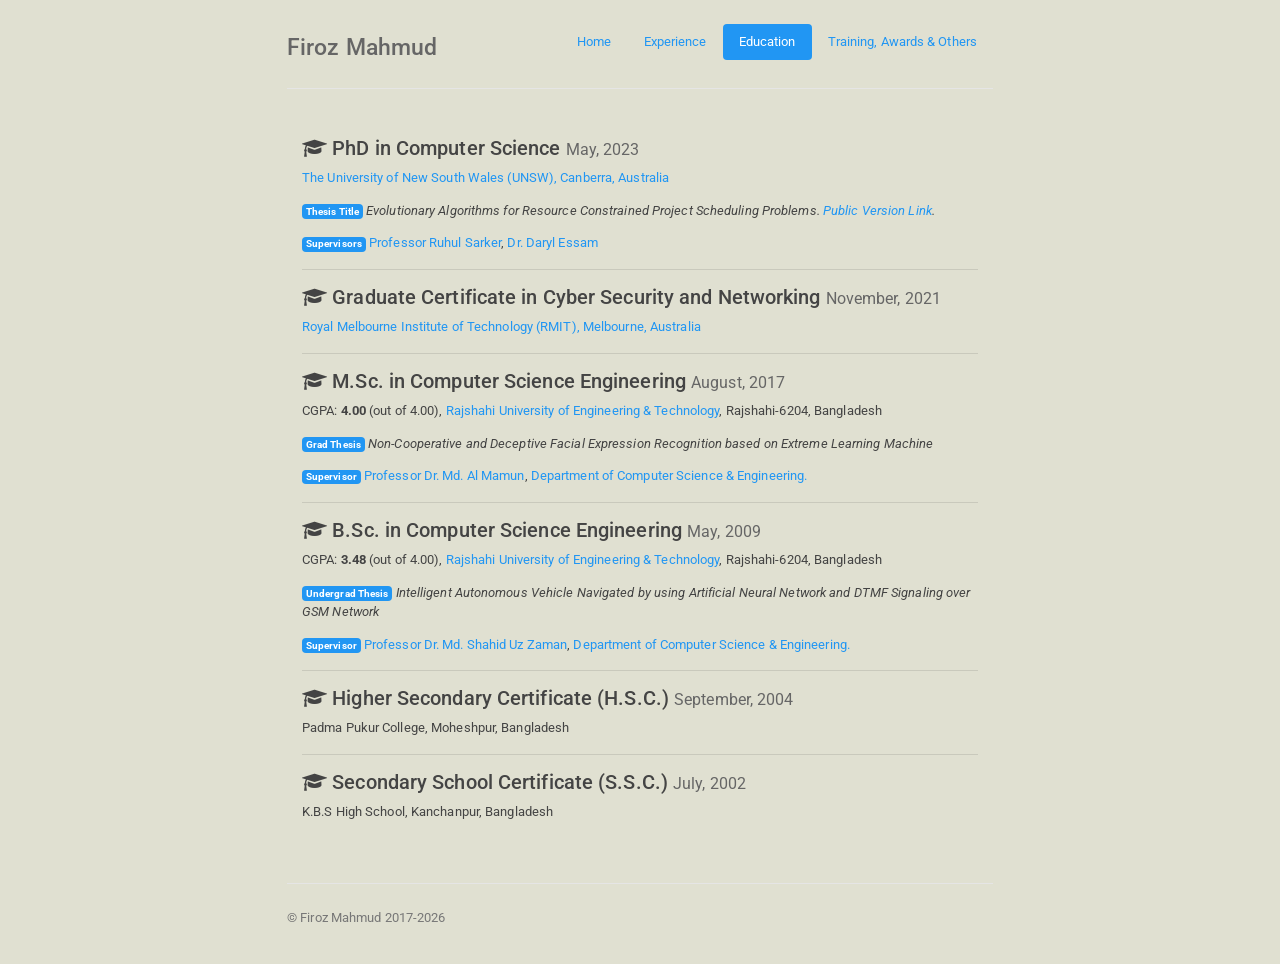
<file: education.html>
<!DOCTYPE html>
<html lang="en"><head><meta http-equiv="Content-Type" content="text/html; charset=UTF-8">
    <meta name="viewport" content="width=device-width, initial-scale=1, shrink-to-fit=no">
    <meta name="description" content="Firoz Mahmud, Assistant Professor, Dept. of Computer Science and Engineering, Rajshahi University of Engineering &amp; Technology">
    <meta name="author" content="Firoz Mahmud">
    <link rel="icon" href="favicon.ico?v=001">
    <title>Firoz Mahmud | Assistant Professor | Dept. of Computer Science and Engineering | Rajshahi University of Engineering &amp; Technology</title>
    <link href="css/bootstrap.min.css" rel="stylesheet">
    <link href="css/font-awesome.min.css" rel="stylesheet">
    <link href="css/narrow-jumbotron.css" rel="stylesheet">
  </head>
  <body>
    <div class="container">
      <header class="header clearfix">
        <nav>
          <ul class="nav nav-pills float-right">
            <li class="nav-item">
              <a class="nav-link" href="index.html">Home </a>
            </li>
              <li class="nav-item">
              <a class="nav-link" href="experience.html">Experience</a>
            </li>
              <a class="nav-link active" href="education.html">Education <span class="sr-only">(current)</span> </a>
            </li>        
            <li class="nav-item">
              <a class="nav-link" href="others.html">Training, Awards & Others</a>
            </li>
            <!-- <li class="nav-item">
              <a class="nav-link" href="publications.html">Publications</a>
            </li> -->   
          </ul>
        </nav>
        <h3 class="text-muted">Firoz Mahmud</h3>
      </header>

      <main role="main">
        <div class="row marketing">
          <div class="col-lg-12">
            <h4><i class="fa fa-graduation-cap"></i> PhD in Computer Science <span class="small text-muted"> May, 2023</span></h4>
            <p> <a href="https://www.unsw.adfa.edu.au">The University of New South Wales (UNSW), Canberra, Australia</a></p>
            <p><span class="badge badge-primary">Thesis Title</span> <i>Evolutionary Algorithms for Resource Constrained Project Scheduling Problems. <a href="https://unsworks.unsw.edu.au/server/api/core/bitstreams/eed86a1b-0492-43ea-8f40-7862d58269a1/content">Public Version Link</a>.</i></p>
            <p><span class="badge badge-primary">Supervisors</span> <a href="https://research.unsw.edu.au/people/professor-ruhul-sarker">Professor Ruhul Sarker</a>, <a href="https://research.unsw.edu.au/people/dr-daryl-essam">Dr. Daryl Essam </a></p>
            
            <hr>
             
            <h4><i class="fa fa-graduation-cap"></i> Graduate Certificate in Cyber Security and Networking <span class="small text-muted"> November, 2021</span></h4>
            <p> <a href="https://www.rmit.edu.au/">Royal Melbourne Institute of Technology (RMIT), Melbourne, Australia</a></p>
                      
            <hr> 
              
            <h4><i class="fa fa-graduation-cap"></i> M.Sc. in Computer Science Engineering <span class="small text-muted">August, 2017</span></h4>
            <p>CGPA: <b>4.00</b> (out of 4.00), <a href="http://www.ruet.ac.bd">Rajshahi University of Engineering &amp; Technology</a>, Rajshahi-6204, Bangladesh</p>
            <p><span class="badge badge-primary">Grad Thesis</span> <i> Non-Cooperative and Deceptive Facial Expression Recognition based on Extreme Learning Machine</i></p>
            <p><span class="badge badge-primary">Supervisor</span> <a href="https://www.cse.ruet.ac.bd/dr.almamun">Professor Dr. Md. Al Mamun</a>, <a href="https://www.cse.ruet.ac.bd/">Department of Computer Science &amp; Engineering.</a></p>
            
            <hr>
            
            <h4><i class="fa fa-graduation-cap"></i> B.Sc. in Computer Science Engineering <span class="small text-muted">May, 2009</span></h4>
            <p>CGPA: <b>3.48</b> (out of 4.00), <a href="http://www.ruet.ac.bd">Rajshahi University of Engineering &amp; Technology</a>, Rajshahi-6204, Bangladesh</p>
            <p><span class="badge badge-primary">Undergrad Thesis</span> <i>Intelligent Autonomous Vehicle Navigated by using Artificial Neural Network and DTMF Signaling over GSM Network</i></p>
            <p><span class="badge badge-primary">Supervisor</span> <a href="https://www.cse.ruet.ac.bd/szaman22ruet">Professor Dr. Md. Shahid Uz Zaman</a>, <a href="https://www.cse.ruet.ac.bd/">Department of Computer Science &amp; Engineering.</a></p>
            
            <hr>

            <h4><i class="fa fa-graduation-cap"></i> Higher Secondary Certificate (H.S.C.) <span class="small text-muted">September, 2004</span></h4>
            <p>Padma Pukur College, Moheshpur, Bangladesh</p>
            
            <hr>
            
            <h4><i class="fa fa-graduation-cap"></i> Secondary School Certificate (S.S.C.) <span class="small text-muted">July, 2002</span></h4>
            <p>K.B.S High School, Kanchanpur, Bangladesh</p>
            
            
          </div>
      </main>

      <footer class="footer">
        <p>© Firoz Mahmud 2017-2026</p>
      </footer>

    </div> <!-- /container -->
  

</body></html>
</file>
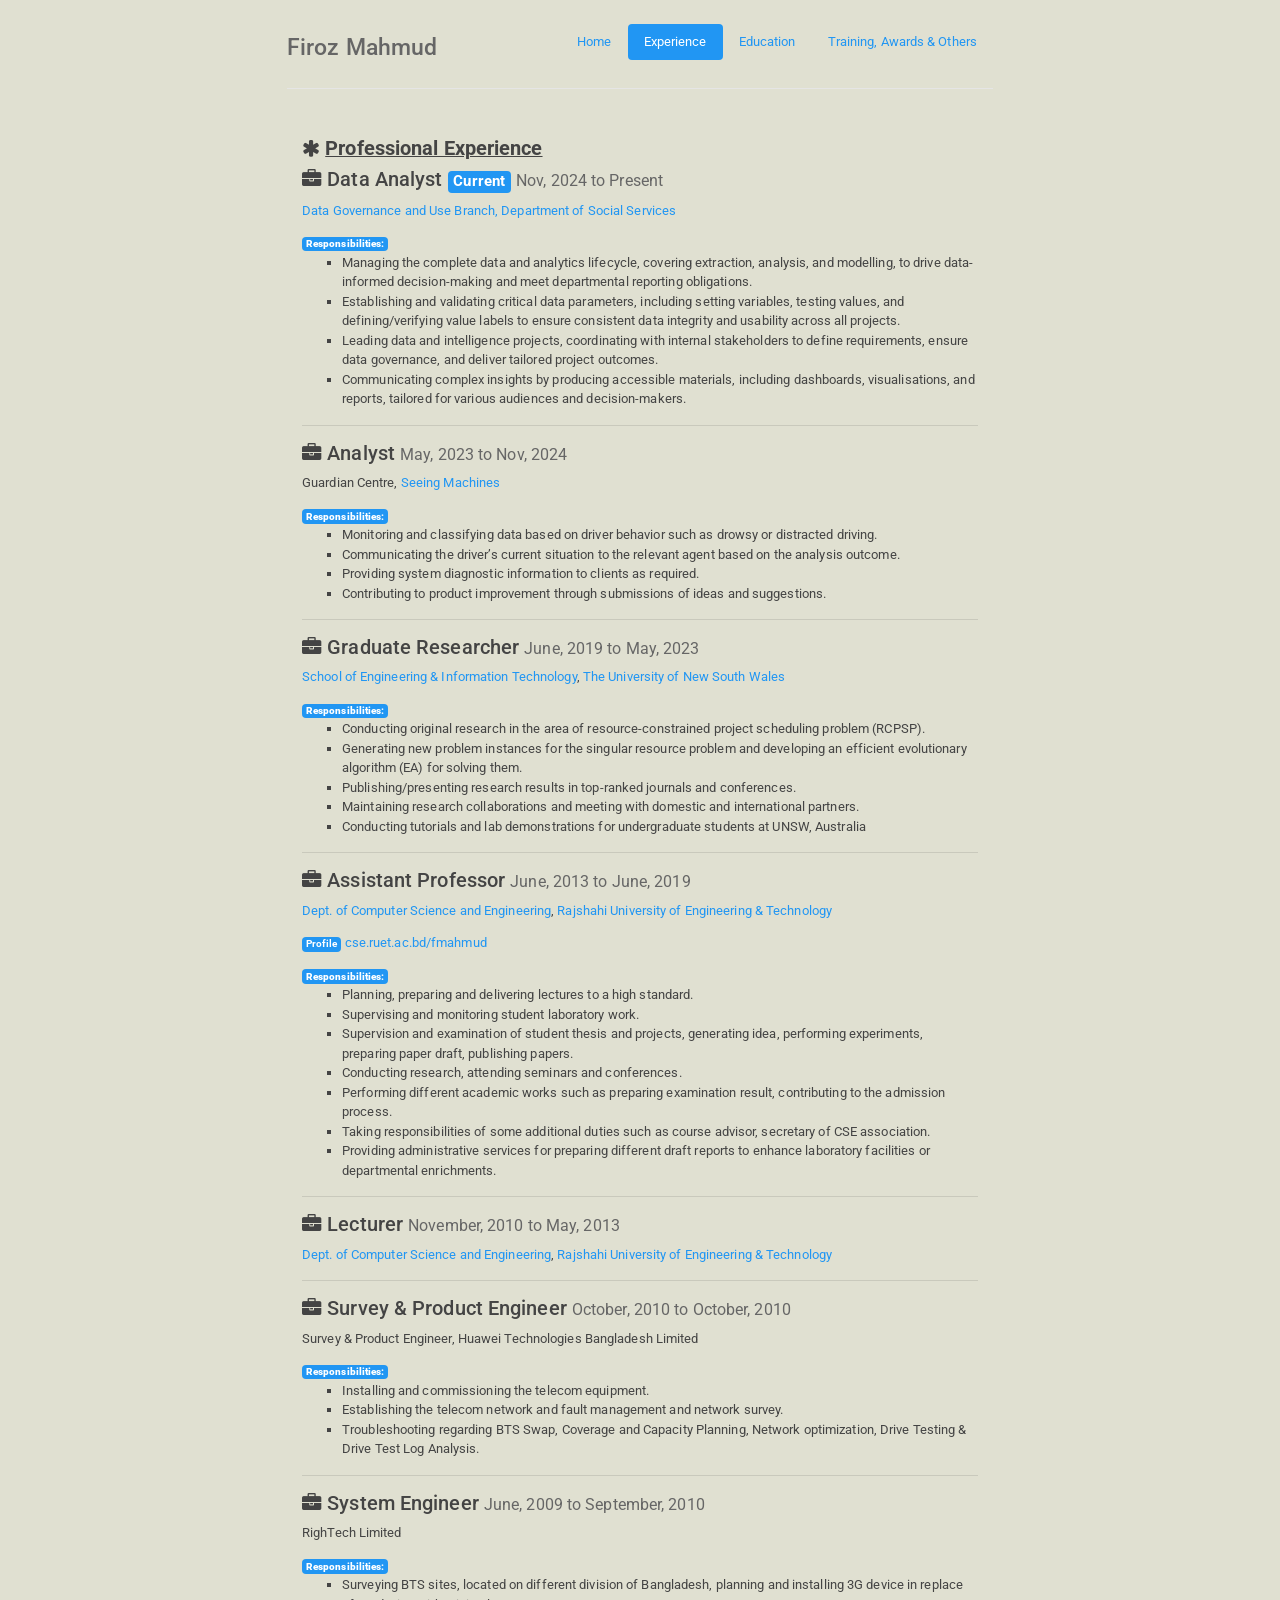
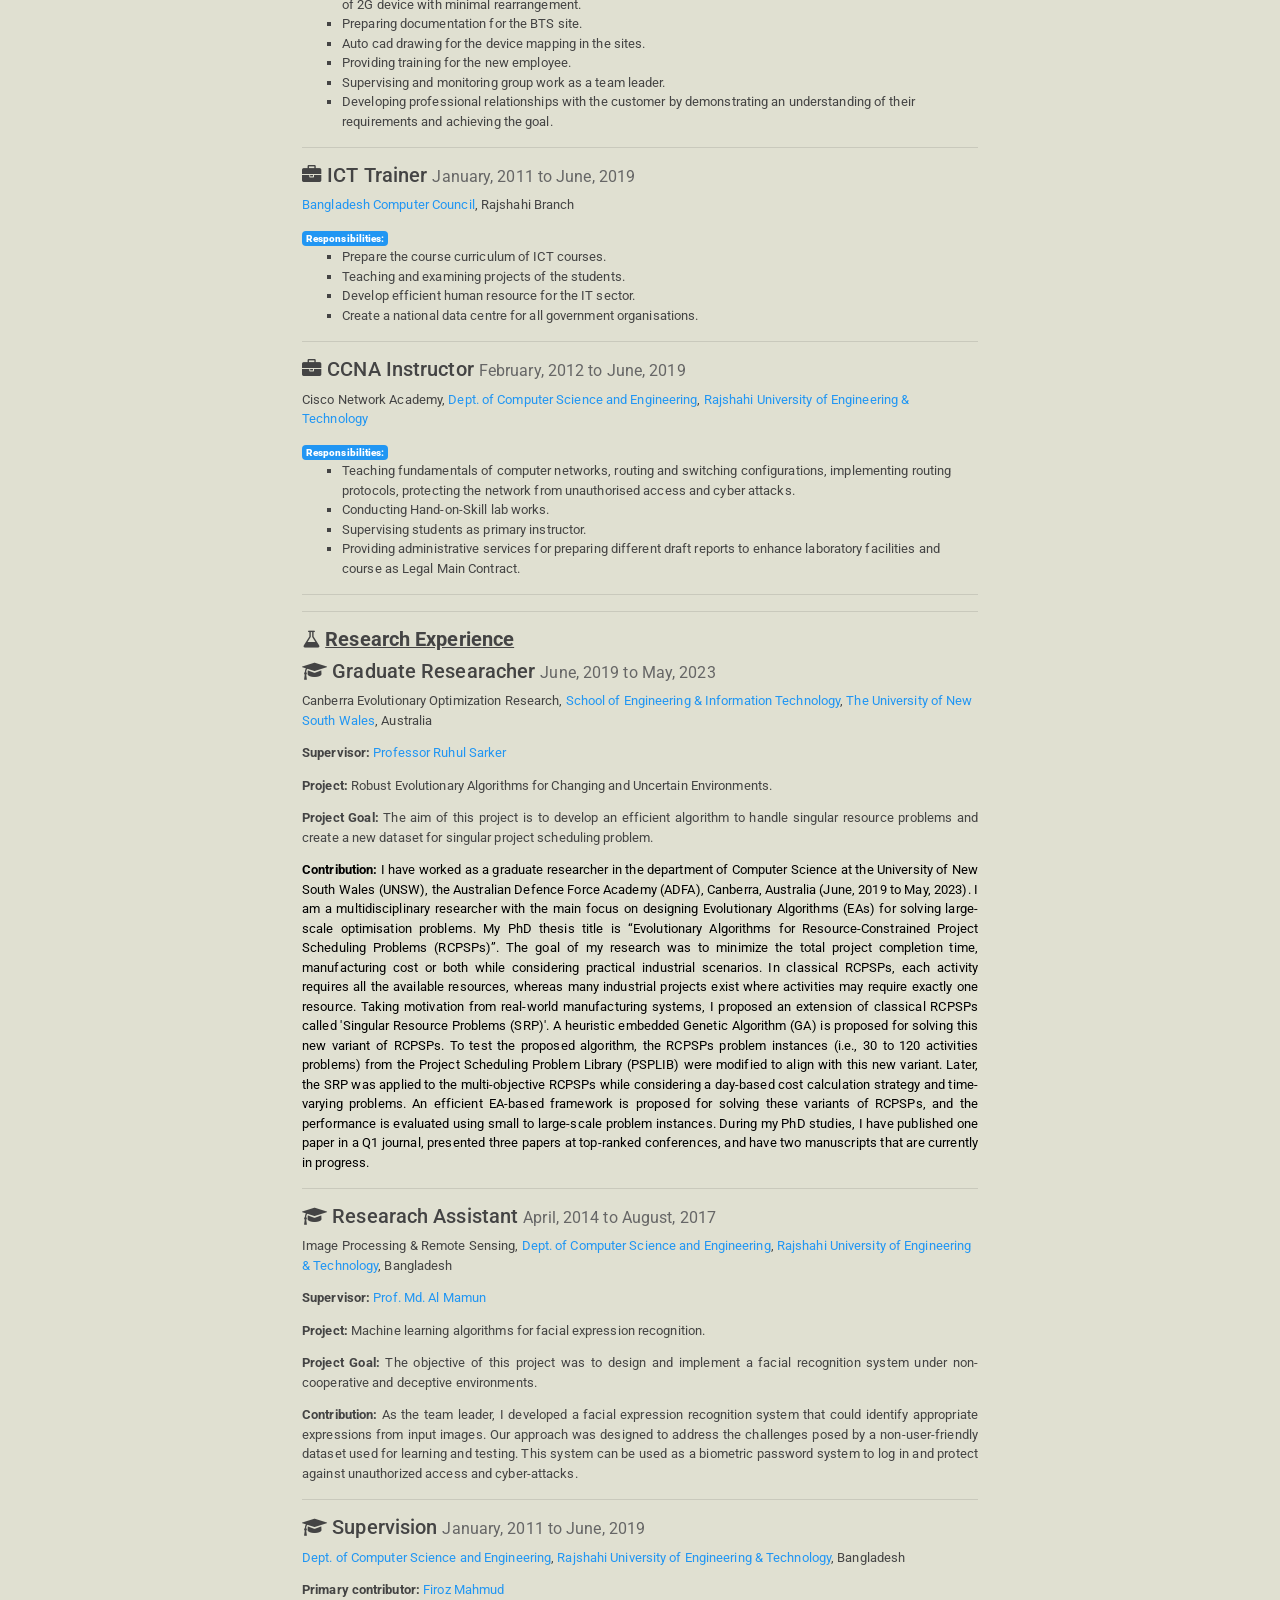
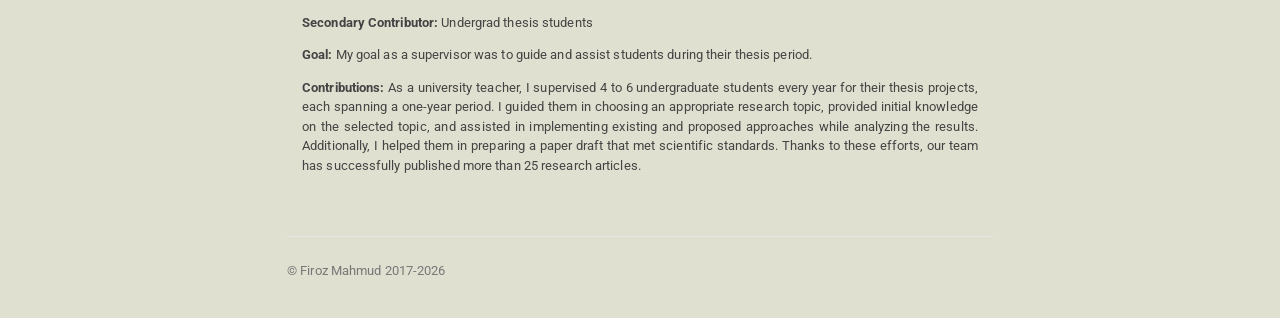
<file: experience.html>
<!DOCTYPE html>
<html lang="en"><head><meta http-equiv="Content-Type" content="text/html; charset=UTF-8">
    <meta name="viewport" content="width=device-width, initial-scale=1, shrink-to-fit=no">
    <meta name="description" content="Firoz Mahmud, Assistant Professor, Dept. of Computer Science and Engineering, Rajshahi University of Engineering &amp; Technology">
    <meta name="author" content="Firoz Mahmud">
    <link rel="icon" href="favicon.ico?v=001">
    <title>Firoz Mahmud | Assistant Professor | Dept. of Computer Science and Engineering | Rajshahi University of Engineering &amp; Technology</title>
    <link href="css/bootstrap.min.css" rel="stylesheet">
    <link href="css/font-awesome.min.css" rel="stylesheet">
    <link href="css/narrow-jumbotron.css" rel="stylesheet">
  </head>
  <body>
    <div class="container">
      <header class="header clearfix">
        <nav>
          <ul class="nav nav-pills float-right">
            <li class="nav-item">
              <a class="nav-link" href="index.html">Home </a>
            </li>
              <li class="nav-item">
              <a class="nav-link active" href="experience.html">Experience <span class="sr-only">(current)</span></a>
            </li>
              <a class="nav-link" href="education.html">Education</a>
            </li>        
            <li class="nav-item">
              <a class="nav-link" href="others.html">Training, Awards & Others</a>
            </li>
            <!-- <li class="nav-item">
              <a class="nav-link" href="publications.html">Publications</a>
            </li> -->   
          </ul>
        </nav>
        <h3 class="text-muted">Firoz Mahmud</h3>
      </header>

      <main role="main">
      
        <div class="row marketing">
          <div class="col-lg-12">
            <h4><i class="fa fa-asterisk"></i> <b><u>Professional Experience</u></b></h4>
            <h4><i class="fa fa-briefcase"></i> Data Analyst <span class="badge badge-primary">Current</span> <span class="small text-muted">Nov, 2024 to Present</span></h4>
            <p><a href="https://www.dss.gov.au/long-term-research"> Data Governance and Use Branch, <a href="https://www.dss.gov.au/">Department of Social Services</a></p>
            <span class="badge badge-primary"><b>Responsibilities:</b></span> 
              <ul style="list-style-type:square;">
                <li>Managing the complete data and analytics lifecycle, covering extraction, analysis, and modelling, to drive data-informed decision-making and meet departmental reporting obligations.</li>
                <li>Establishing and validating critical data parameters, including setting variables, testing values, and defining/verifying value labels to ensure consistent data integrity and usability across all projects.</li>
                <li>Leading data and intelligence projects, coordinating with internal stakeholders to define requirements, ensure data governance, and deliver tailored project outcomes.</li>
                <li>Communicating complex insights by producing accessible materials, including dashboards, visualisations, and reports, tailored for various audiences and decision-makers.</li>
              </ul>
              
            <hr>

            <h4><i class="fa fa-briefcase"></i> Analyst <span class="small text-muted">May, 2023 to Nov, 2024</span></h4>
            <p>Guardian Centre, <a href="https://seeingmachines.com/">Seeing Machines</a></p>
            <span class="badge badge-primary"><b>Responsibilities:</b></span> 
              <ul style="list-style-type:square;">
                <li>Monitoring and classifying data based on driver behavior such as drowsy or distracted driving.</li>
                <li>Communicating the driver’s current situation to the relevant agent based on the analysis outcome.</li>
                <li>Providing system diagnostic information to clients as required.</li>
                <li>Contributing to product improvement through submissions of ideas and suggestions.</li>
              </ul>
              
            <hr>
              
             <h4><i class="fa fa-briefcase"></i> Graduate Researcher <span class="small text-muted">June, 2019 to May, 2023</span></h4>
            <p><a href="https://www.unsw.adfa.edu.au/seit">School of Engineering &amp; Information Technology</a>, <a href="https://www.unsw.adfa.edu.au/">The University of New South Wales</a></p>
            <span class="badge badge-primary"><b>Responsibilities:</b></span> 
              <ul style="list-style-type:square;">
                <li>Conducting original research in the area of resource-constrained project scheduling problem (RCPSP).</li>
                <li>Generating new problem instances for the singular resource problem and developing an efficient evolutionary algorithm (EA) for solving them. </li>
                <li>Publishing/presenting research results in top-ranked journals and conferences.</li>
                <li>Maintaining research collaborations and meeting with domestic and international partners.</li>
                <li>Conducting tutorials and lab demonstrations for undergraduate students at UNSW, Australia</li>
              </ul>
              
            <hr>
            
            <h4><i class="fa fa-briefcase"></i> Assistant Professor <span class="small text-muted">June, 2013 to June, 2019</span></h4>
            <p><a href="https://www.cse.ruet.ac.bd/">Dept. of Computer Science and Engineering</a>, <a href="https://ruet.ac.bd/">Rajshahi University of Engineering &amp; Technology</a></p>
            <p><span class="badge badge-primary">Profile</span> <a href="https://www.cse.ruet.ac.bd/fmahmud">cse.ruet.ac.bd/fmahmud</a></p>
            <span class="badge badge-primary"><b>Responsibilities:</b></span> 
              <ul style="list-style-type:square;">
                <li>Planning, preparing and delivering lectures to a high standard.</li>
                <li>Supervising and monitoring student laboratory work.</li>
                <li>Supervision and examination of student thesis and projects, generating idea, performing experiments, preparing paper draft, publishing papers.</li>
                <li>Conducting research, attending seminars and conferences.</li>
                <li>Performing different academic works such as preparing examination result, contributing to the admission process.</li>
                <li>Taking responsibilities of some additional duties such as course advisor, secretary of CSE association.</li>
                <li>Providing administrative services for preparing different draft reports to enhance laboratory facilities or departmental enrichments.</li>
              </ul>
              
            <hr>
              
            <h4><i class="fa fa-briefcase"></i> Lecturer <span class="small text-muted">November, 2010 to May, 2013</span></h4>
            <p><a href="https://www.cse.ruet.ac.bd/">Dept. of Computer Science and Engineering</a>, <a href="https://ruet.ac.bd/">Rajshahi University of Engineering &amp; Technology</a></p>
              
            <hr>
              
            <h4><i class="fa fa-briefcase"></i> Survey &amp; Product Engineer <span class="small text-muted">October, 2010 to October, 2010</span></h4>
            <p>Survey &amp; Product Engineer, Huawei Technologies Bangladesh Limited</p>
             <span class="badge badge-primary"><b>Responsibilities:</b></span> 
              <ul style="list-style-type:square;">
                <li>Installing and commissioning the telecom equipment.</li> 
                <li>Establishing the telecom network and fault management and network survey.</li>
                <li>Troubleshooting regarding BTS Swap, Coverage and Capacity Planning, Network optimization, Drive Testing & Drive Test Log Analysis.</li>  
              </ul>
              
            <hr>
          
            <h4><i class="fa fa-briefcase"></i> System Engineer <span class="small text-muted">June, 2009 to September, 2010</span></h4>
            <p>RighTech Limited</p>
               <span class="badge badge-primary"><b>Responsibilities:</b></span> 
              <ul style="list-style-type:square;">
                <li>Surveying BTS sites, located on different division of Bangladesh, planning and installing 3G device in replace of 2G device with minimal rearrangement.</li> 
                <li>Preparing documentation for the BTS site.</li> 
                <li>Auto cad drawing for the device mapping in the sites.</li> 
                <li>Providing training for the new employee.</li>
                <li>Supervising and monitoring group work as a team leader.</li>
                <li>Developing professional relationships with the customer by demonstrating an understanding of their requirements and achieving the goal.</li>
              </ul>
                
            <hr>
              
            <h4><i class="fa fa-briefcase"></i> ICT Trainer <span class="small text-muted">January, 2011 to June, 2019</span></h4>
            <p><a href="http://bcc.rajshahi.gov.bd/">Bangladesh Computer Council</a>, Rajshahi Branch</p>
             <span class="badge badge-primary"><b>Responsibilities:</b></span> 
              <ul style="list-style-type:square;">
                <li>Prepare the course curriculum of ICT courses.</li> 
                <li>Teaching and examining projects of the students.</li>
                <li>Develop efficient human resource for the IT sector.</li>
                <li>Create a national data centre for all government organisations.</li>
              </ul>
              
                
            <hr>
              
            <h4><i class="fa fa-briefcase"></i> CCNA Instructor <span class="small text-muted">February, 2012 to June, 2019</span></h4>
            <p>Cisco Network Academy, <a href="https://www.cse.ruet.ac.bd/">Dept. of Computer Science and Engineering</a>, <a href="https://ruet.ac.bd/">Rajshahi University of Engineering &amp; Technology</a></p>
             <span class="badge badge-primary"><b>Responsibilities:</b></span> 
              <ul style="list-style-type:square;">
                <li>Teaching fundamentals of computer networks, routing and switching configurations, implementing routing protocols, protecting the network from unauthorised access and cyber attacks.</li> 
                <li>Conducting Hand-on-Skill lab works.</li>
                <li>Supervising students as primary instructor.</li>
                <li>Providing administrative services for preparing different draft reports to enhance laboratory facilities and course as Legal Main Contract.</li>
              </ul>
              
            <hr>
            <hr>
              
            <h4><i class="fa fa-flask"></i> <b><u>Research Experience</u></b></h4>
              
            <h4><i class="fa fa-graduation-cap"></i> Graduate Researacher <span class="small text-muted">June, 2019 to May, 2023</span></h4>
            <p>Canberra Evolutionary Optimization Research, <a href="https://www.unsw.adfa.edu.au/seit">School of Engineering &amp; Information Technology</a>, <a href="https://www.unsw.adfa.edu.au/">The University of New South Wales</a>, Australia</p>
            <p><b>Supervisor:</b><a href="https://research.unsw.edu.au/people/professor-ruhul-sarker"> Professor Ruhul Sarker</a></p>
            <p><b>Project:</b> Robust Evolutionary Algorithms for Changing and Uncertain Environments.</p>
            <p class="text-justify"><b>Project Goal:</b> The aim of this project is to develop an efficient algorithm to handle singular resource problems and create a new dataset for singular project scheduling problem. </p>
            <p class="text-justify" style="color:black"><b>Contribution:</b> I have worked as a graduate researcher in the department of Computer Science at the University of New South Wales (UNSW), the Australian Defence Force Academy (ADFA), Canberra, Australia (June, 2019 to May, 2023). I am a multidisciplinary researcher with the main focus on designing Evolutionary Algorithms (EAs) for solving large-scale optimisation problems. My PhD thesis title is “Evolutionary Algorithms for Resource-Constrained Project Scheduling Problems (RCPSPs)”. The goal of my research was to minimize the total project completion time, manufacturing cost or both while considering practical industrial scenarios. In classical RCPSPs, each activity requires all the available resources, whereas many industrial projects exist where activities may require exactly one resource. Taking motivation from real-world manufacturing systems, I proposed an extension of classical RCPSPs called 'Singular Resource Problems (SRP)'. A heuristic embedded Genetic Algorithm (GA) is proposed for solving this new variant of RCPSPs. To test the proposed algorithm, the RCPSPs problem instances (i.e., 30 to 120 activities problems) from the Project Scheduling Problem Library (PSPLIB) were modified to align with this new variant. Later, the SRP was applied to the multi-objective RCPSPs while considering a day-based cost calculation strategy and time-varying problems. An efficient EA-based framework is proposed for solving these variants of RCPSPs, and the performance is evaluated using small to large-scale problem instances. During my PhD studies, I have published one paper in a Q1 journal, presented three papers at top-ranked conferences, and have two manuscripts that are currently in progress.</p>
              
            <hr>
          
            <h4><i class="fa fa-graduation-cap"></i> Researach Assistant <span class="small text-muted">April, 2014 to August, 2017</span></h4>
            <p>Image Processing & Remote Sensing, <a href="https://www.cse.ruet.ac.bd/">Dept. of Computer Science and Engineering</a>, <a href="https://ruet.ac.bd/">Rajshahi University of Engineering &amp; Technology</a>, Bangladesh</p>
            <p><b>Supervisor:</b><a href="https://www.cse.ruet.ac.bd/dr.almamun"> Prof. Md. Al Mamun</a></p>
            <p><b>Project:</b> Machine learning algorithms for facial expression recognition.  </p>
            <p class="text-justify"><b>Project Goal:</b> The objective of this project was to design and implement a facial recognition system under non-cooperative and deceptive environments.</p>
            <p class="text-justify"><b>Contribution:</b> As the team leader, I developed a facial expression recognition system that could identify appropriate expressions from input images. Our approach was designed to address the challenges posed by a non-user-friendly dataset used for learning and testing. This system can be used as a biometric password system to log in and protect against unauthorized access and cyber-attacks.</p>
              
            <hr>
          
            <h4><i class="fa fa-graduation-cap"></i> Supervision <span class="small text-muted">January, 2011 to June, 2019</span></h4>
            <p><a href="https://www.cse.ruet.ac.bd/">Dept. of Computer Science and Engineering</a>, <a href="https://ruet.ac.bd/">Rajshahi University of Engineering &amp; Technology</a>, Bangladesh</p>
            <p><b>Primary contributor:</b><a href="https://www.cse.ruet.ac.bd/fmahmud"> Firoz Mahmud</a></p>
            <p><b>Secondary Contributor:</b> Undergrad thesis students</p>
            <p class="text-justify"><b>Goal:</b> My goal as a supervisor was to guide and assist students during their thesis period.</p>
            <p class="text-justify"><b>Contributions:</b> As a university teacher, I supervised 4 to 6 undergraduate students every year for their thesis projects, each spanning a one-year period. I guided them in choosing an appropriate research topic, provided initial knowledge on the selected topic, and assisted in implementing existing and proposed approaches while analyzing the results. Additionally, I helped them in preparing a paper draft that met scientific standards. Thanks to these efforts, our team has successfully published more than 25 research articles.</p>
            
          </div>
      </main>

      <footer class="footer">
        <p>© Firoz Mahmud 2017-2026</p>
      </footer>

    </div> <!-- /container -->
  

</body></html>
</file>
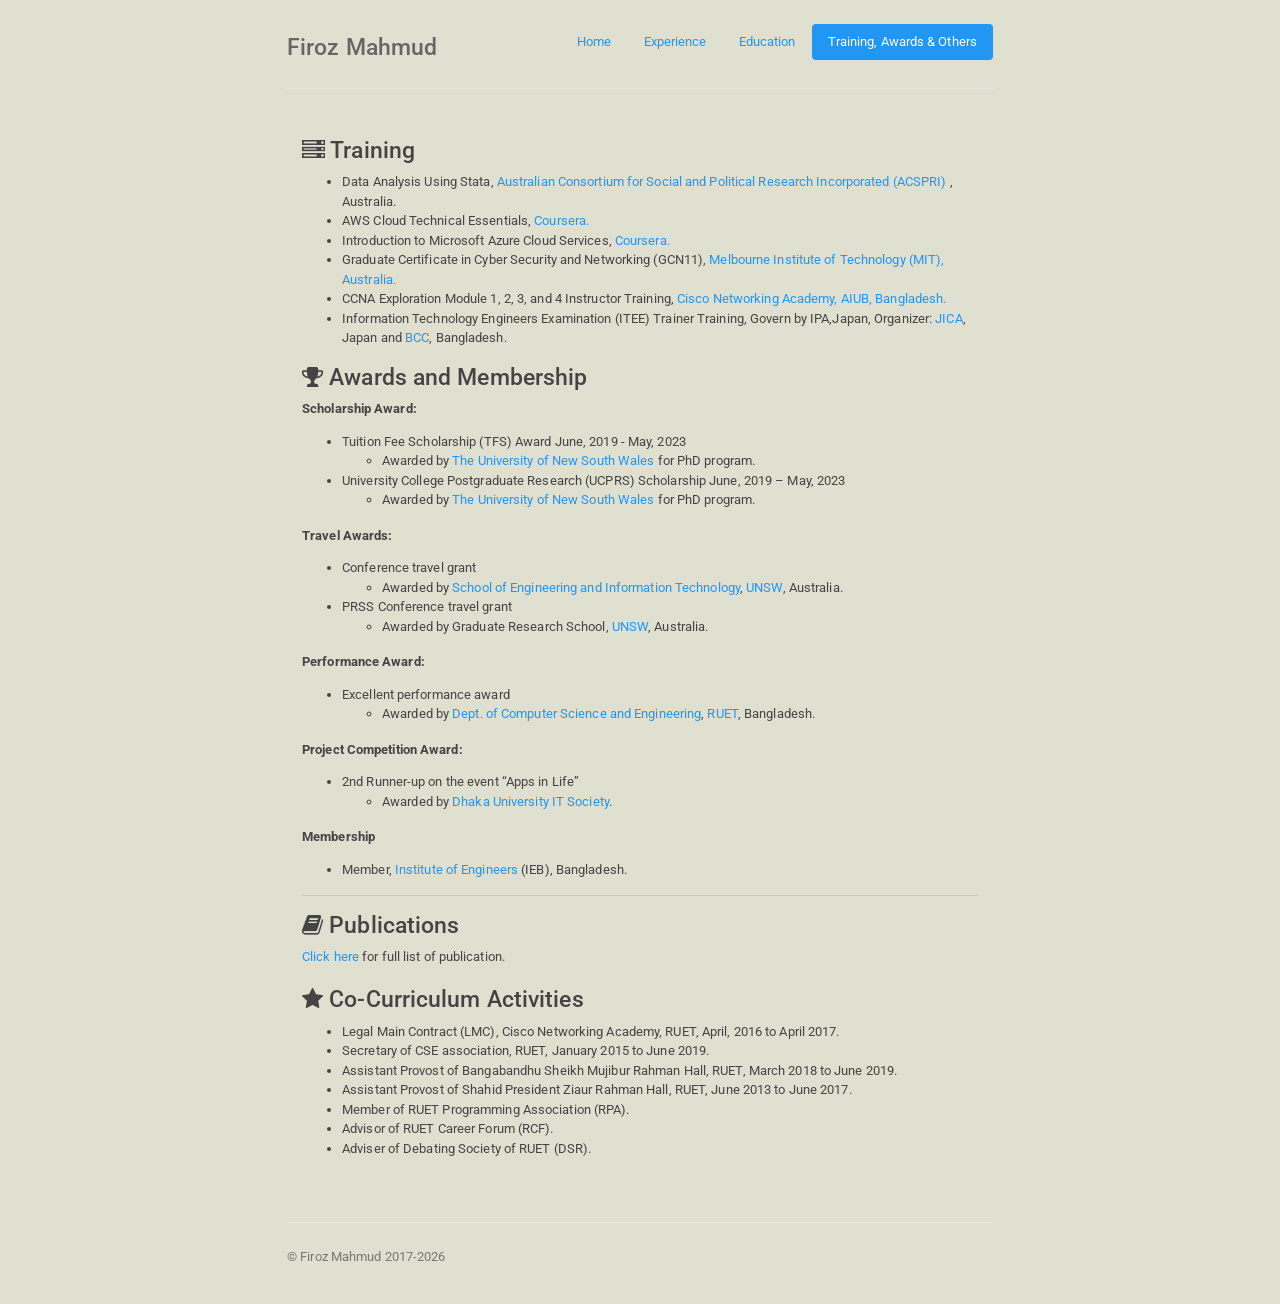
<file: others.html>
<!DOCTYPE html>
<html lang="en"><head><meta http-equiv="Content-Type" content="text/html; charset=UTF-8">
    <meta name="viewport" content="width=device-width, initial-scale=1, shrink-to-fit=no">
    <meta name="description" content="Firoz Mahmud, Assistant Professor, Dept. of Computer Science and Engineering, Rajshahi University of Engineering &amp; Technology">
    <meta name="author" content="Firoz Mahmud">
    <link rel="icon" href="favicon.ico?v=001">
    <title>Firoz Mahmud | Assistant Professor | Dept. of Computer Science and Engineering | Rajshahi University of Engineering &amp; Technology</title>
    <link href="css/bootstrap.min.css" rel="stylesheet">
    <link href="css/font-awesome.min.css" rel="stylesheet">
    <link href="css/narrow-jumbotron.css" rel="stylesheet">
  </head>
  <body>
    <div class="container">
      <header class="header clearfix">
        <nav>
          <ul class="nav nav-pills float-right">
            <li class="nav-item">
              <a class="nav-link" href="index.html">Home </a>
            </li>
              <li class="nav-item">
              <a class="nav-link" href="experience.html">Experience</a>
            </li>
              <a class="nav-link" href="education.html">Education</a>
            </li>        
            <li class="nav-item">
              <a class="nav-link active" href="others.html">Training, Awards & Others <span class="sr-only">(current)</span> </a>
            </li>
            <!-- <li class="nav-item">
              <a class="nav-link" href="publications.html">Publications</a>
            </li> -->   
          </ul>
        </nav>
        <h3 class="text-muted">Firoz Mahmud</h3>
      </header>

      <main role="main">
        <div class="row marketing">
          <div class="col-lg-12">
            <h3><i class="fa fa-server"></i> Training</h3>
            <ul>
                <li>Data Analysis Using Stata, <a href="https://www.acspri.org.au/courses/data-analysis-using-stata">Australian Consortium for Social and Political Research Incorporated (ACSPRI) </a>, Australia.</li>
                <li>AWS Cloud Technical Essentials, <a href="https://www.coursera.org/">Coursera.</a></li>
                <li>Introduction to Microsoft Azure Cloud Services, <a href="https://www.coursera.org/">Coursera.</a></li>
                <li>Graduate Certificate in Cyber Security and Networking (GCN11), <a href="https://www.mit.edu.au/">Melbourne Institute of Technology (MIT), Australia.</a></li>
                <li>CCNA Exploration Module 1, 2, 3, and 4 Instructor Training, <a href="https://www.aiub.edu/">Cisco Networking Academy, AIUB, Bangladesh.</a></li>
                <li>Information Technology Engineers Examination (ITEE) Trainer Training, Govern by IPA,Japan,  Organizer: <a href="https://www.jica.go.jp/english/index.html">JICA</a>, Japan and <a href="https://bcc.gov.bd/">BCC</a>, Bangladesh.</li>
            </ul>
            <h3><i class="fa fa-trophy"></i> Awards and Membership</h3>
            <p><b>Scholarship Award:</b></p>
              <ul>
                  <li>Tuition Fee Scholarship (TFS) Award          June, 2019 - May, 2023</li>
                  <ul>
                      <li>Awarded by <a href="https://www.unsw.adfa.edu.au/">The University of New South Wales</a> for PhD program.</li>
                  </ul>
                   <li>University College Postgraduate Research (UCPRS) Scholarship June, 2019 – May, 2023</li>
                  <ul>
                      <li>Awarded by <a href="https://www.unsw.adfa.edu.au/">The University of New South Wales</a> for PhD program.</li>
                  </ul>
              </ul>
           <p><b>Travel Awards:</b></p>
              <ul>
                  <li>Conference travel grant</li>
                  <ul>
                      <li>Awarded by <a href="https://www.unsw.adfa.edu.au/seit">School of Engineering and Information Technology</a>, <a href="https://www.unsw.adfa.edu.au/">UNSW</a>, Australia.</li>
                  </ul>
                  <li>PRSS Conference travel grant</li>
                  <ul>
                      <li>Awarded by Graduate Research School, <a href="https://www.unsw.adfa.edu.au/">UNSW</a>, Australia.</li>
                  </ul>
              </ul>
            <p><b>Performance Award:</b></p>
              <ul>
                  <li>Excellent performance award</li>
                  <ul>
                      <li>Awarded by <a href="https://www.cse.ruet.ac.bd/">Dept. of Computer Science and Engineering</a>, <a href="https://ruet.ac.bd/">RUET</a>, Bangladesh.</li>
                  </ul>
              </ul>
              
            <p><b>Project Competition Award:</b></p>
              <ul>
                  <li>2nd Runner-up on the event “Apps in Life”</li>
                  <ul>
                      <li>Awarded by <a href="http://www.duits-bd.org/">Dhaka University IT Society</a>. </li>
                  </ul>
              </ul>
             <p><b>Membership</b></p>
             <ul> 
                 <li>Member, <a href="http://www.iebbd.org/">Institute of Engineers</a> (IEB), Bangladesh.</li>
             </ul> 
            <hr>

            <h3><i class="fa fa-book"></i> Publications</h3>
            <a href="publications.html">Click here</a> for full list of publication. 

            <br><br>
              
            <h3><i class="fa fa-star"></i> Co-Curriculum Activities</h3>
            <ul>
                <li>Legal Main Contract (LMC), Cisco Networking Academy, RUET, April, 2016 to April 2017.</li>
                <li>Secretary of CSE association, RUET, January 2015 to June 2019. </li>
                <li>Assistant Provost of Bangabandhu Sheikh Mujibur Rahman Hall, RUET, March 2018 to June 2019.</li>
                <li>Assistant Provost of Shahid President Ziaur Rahman Hall, RUET, June 2013 to June 2017.</li>
                <li>Member of RUET Programming Association (RPA).</li>
                <li>Advisor of RUET Career Forum (RCF).</li>
                <li>Adviser of Debating Society of RUET (DSR).</li>
            </ul>
          </div>
      </main>

      <footer class="footer">
        <p>© Firoz Mahmud 2017-2026</p>
       </footer>

    </div> <!-- /container -->
  

</body></html>
</file>
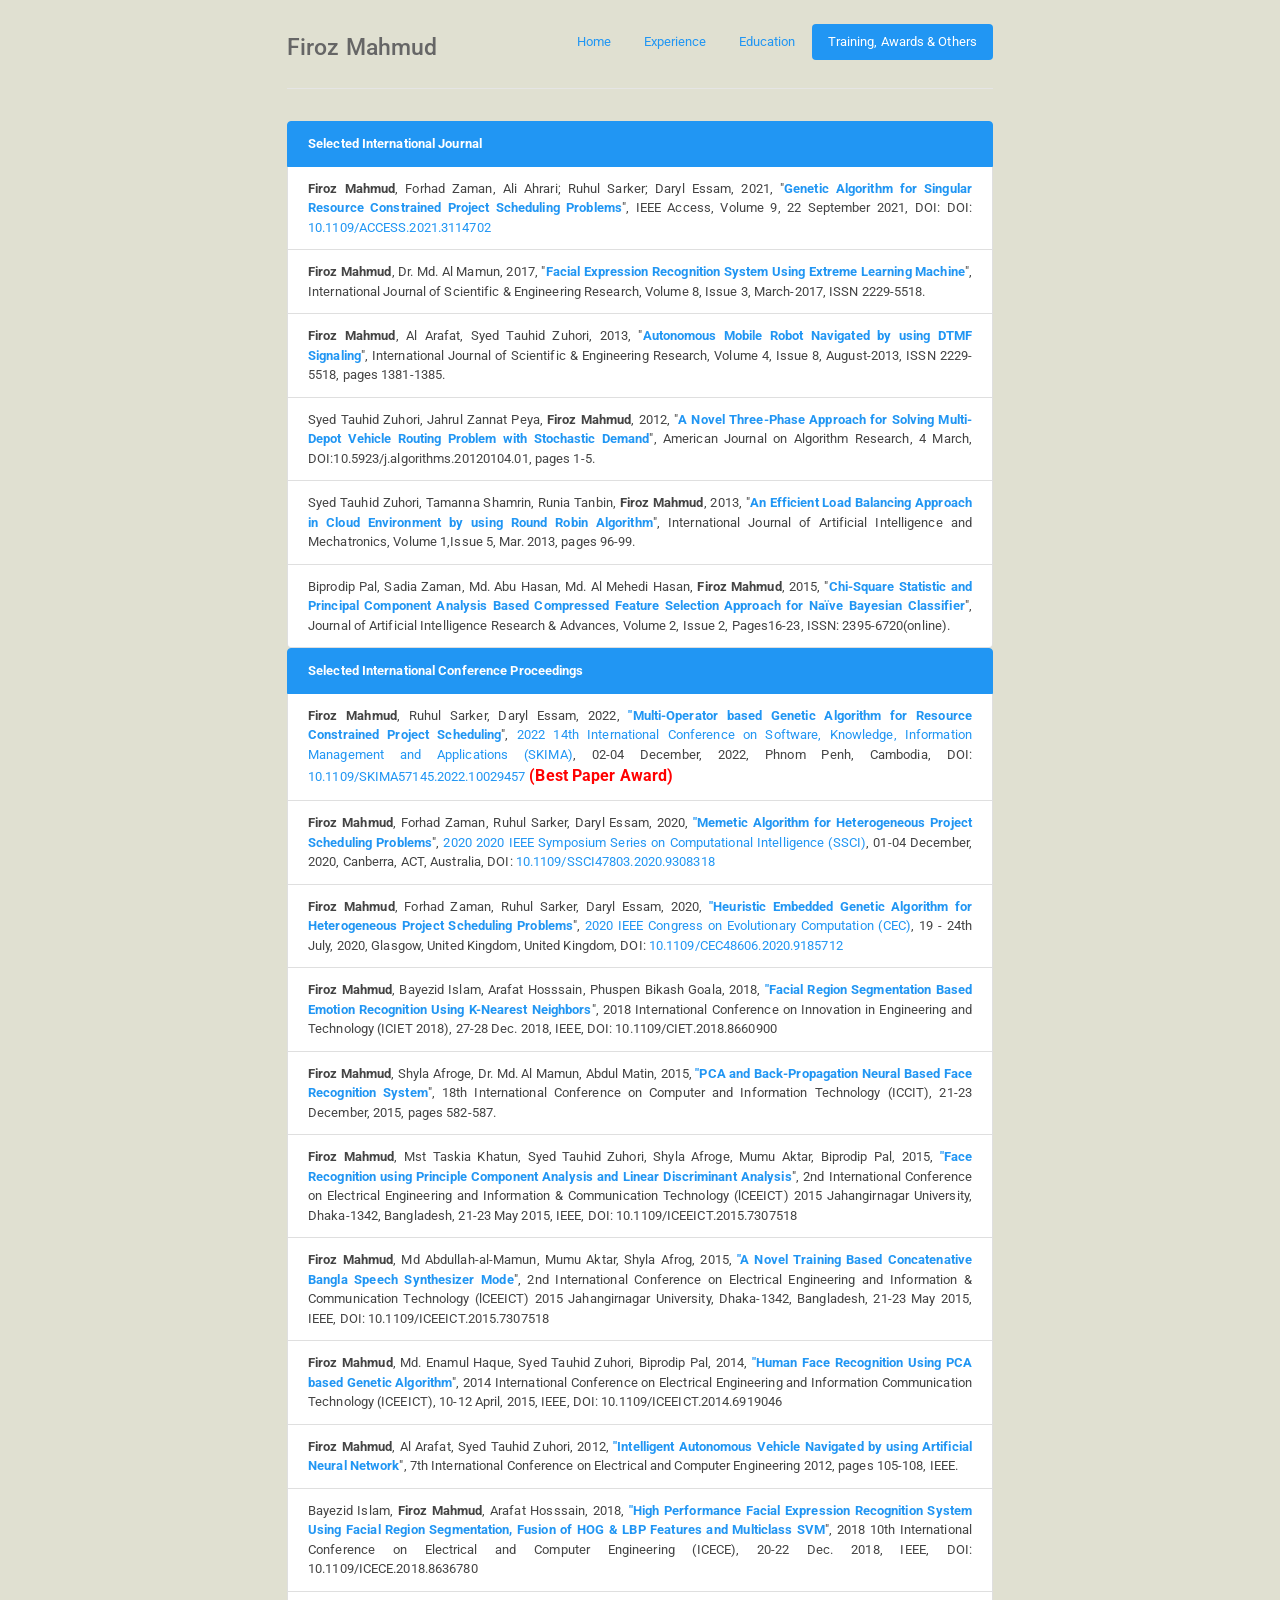
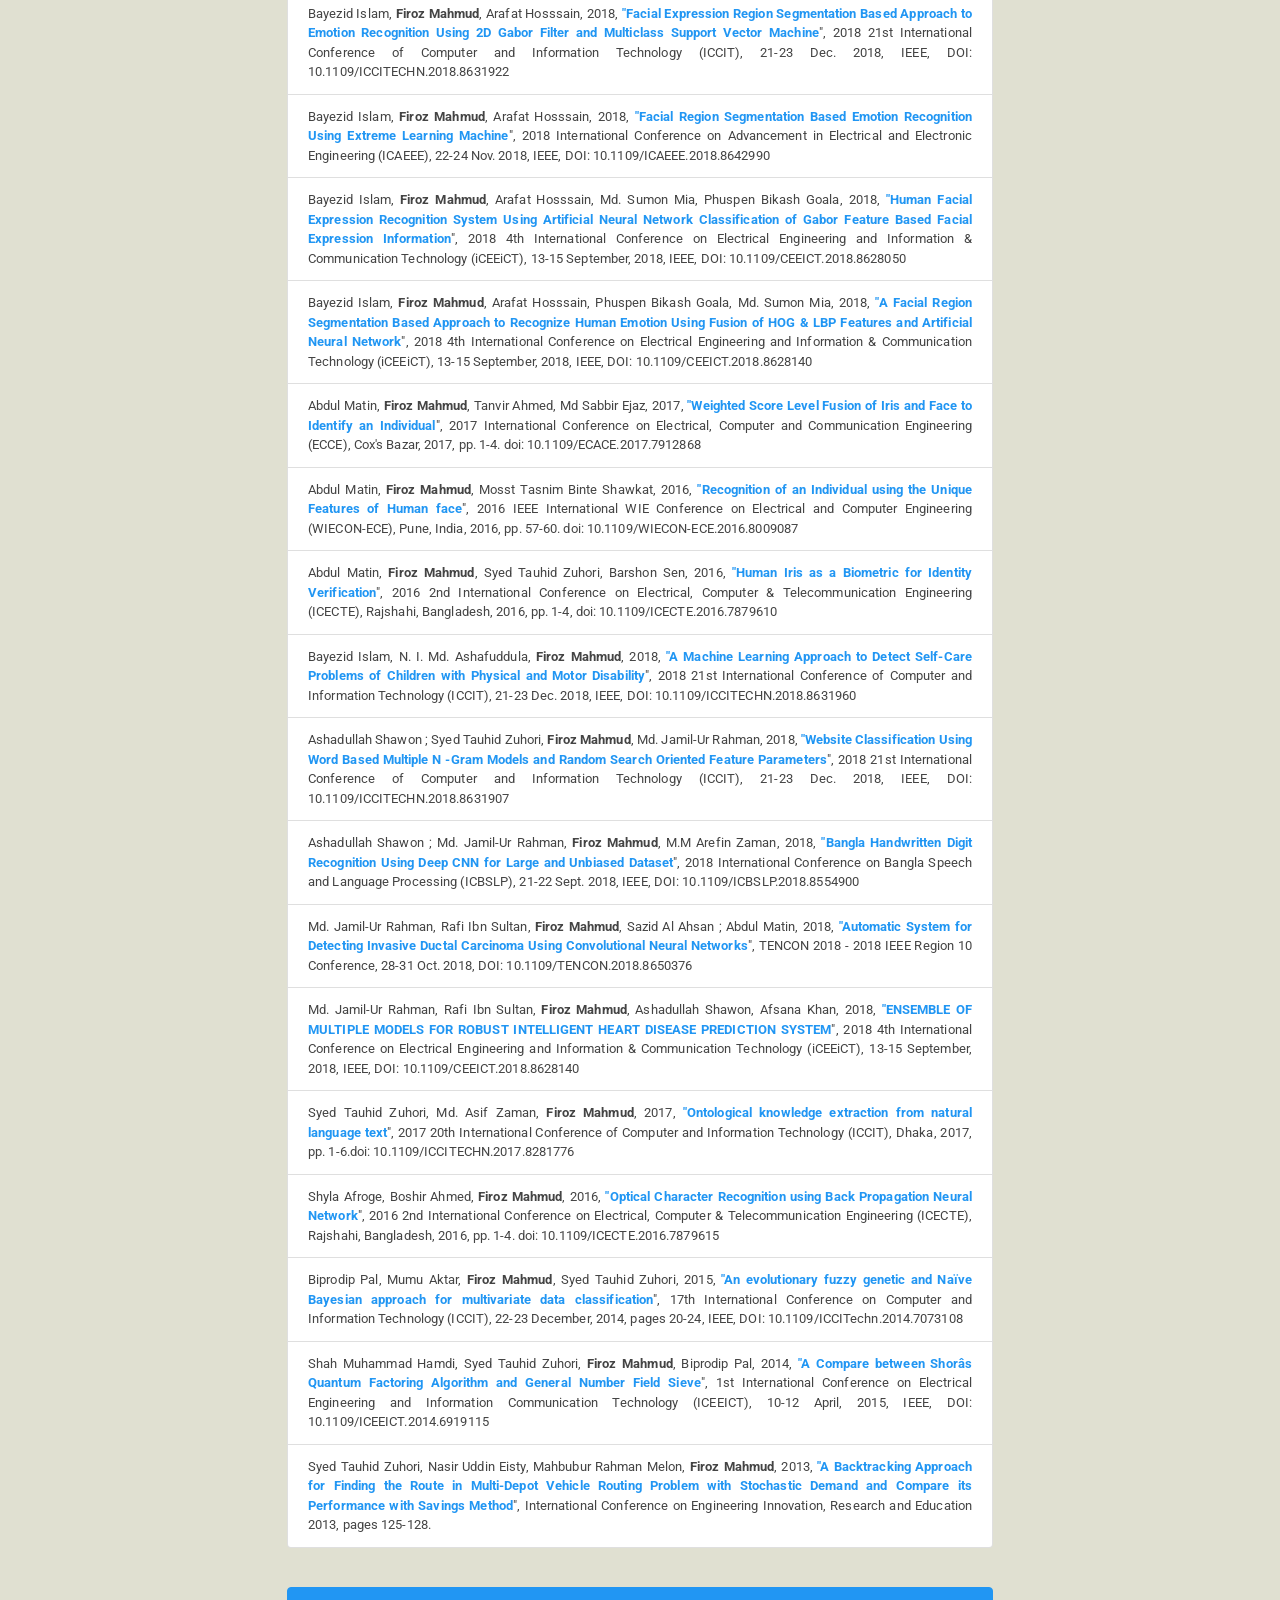
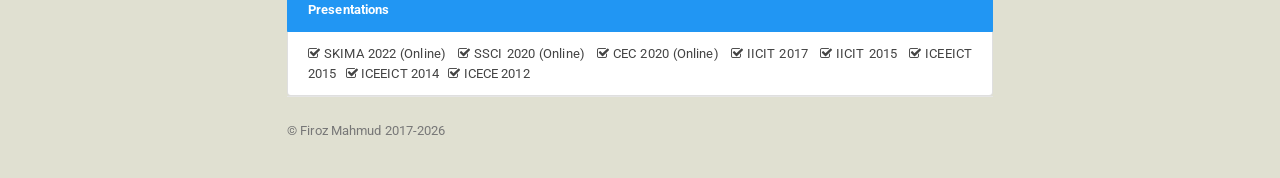
<file: publications.html>
<!DOCTYPE html>
<html lang="en"><head><meta http-equiv="Content-Type" content="text/html; charset=UTF-8">
    <meta name="viewport" content="width=device-width, initial-scale=1, shrink-to-fit=no">
    <meta name="description" content="Firoz Mahmud, Assistant Professor, Dept. of Computer Science and Engineering, Rajshahi University of Engineering &amp; Technology">
    <meta name="author" content="Firoz Mahmud">
    <link rel="icon" href="favicon.ico?v=001">
    <title>Firoz Mahmud | Assistant Professor | Dept. of Computer Science and Engineering | Rajshahi University of Engineering &amp; Technology</title>
    <link href="css/bootstrap.min.css" rel="stylesheet">
    <link href="css/font-awesome.min.css" rel="stylesheet">
    <link href="css/narrow-jumbotron.css" rel="stylesheet">
  </head>
  <body>
    <div class="container">
      <header class="header clearfix">
        <nav>
          <ul class="nav nav-pills float-right">
            <li class="nav-item">
              <a class="nav-link" href="index.html">Home </a>
            </li>
              <li class="nav-item">
              <a class="nav-link" href="experience.html">Experience</a>
            </li>
              <a class="nav-link" href="education.html">Education</a>
            </li>        
            <li class="nav-item">
              <a class="nav-link active" href="others.html">Training, Awards & Others <span class="sr-only">(current)</span></a>
            </li>
            <!-- <li class="nav-item">
              <a class="nav-link" href="publications.html">Publications</a>
            </li> -->   
          </ul>
        </nav>
        <h3 class="text-muted">Firoz Mahmud</h3>
      </header>

      <main role="main">
        <div class="row">
          <div class="col-md-12">
            <ul class="list-group">
                <li class="list-group-item active"><b>Selected International Journal</b></li>
                <li class="list-group-item"><b>Firoz Mahmud</b>, Forhad Zaman, Ali Ahrari; Ruhul Sarker; Daryl Essam, 2021, &quot;<a href="https://ieeexplore.ieee.org/abstract/document/9546802"><strong>Genetic Algorithm for Singular Resource Constrained Project Scheduling Problems</strong></a>&quot;, IEEE Access, Volume 9, 22 September 2021, DOI: DOI: <a href="https://doi.org/10.1109/ACCESS.2021.3114702">10.1109/ACCESS.2021.3114702</a></li>
                <li class="list-group-item"><b>Firoz Mahmud</b>, Dr. Md. Al Mamun, 2017, &quot;<a href="https://www.ijser.org/researchpaper/Facial-Expression-Recognition-System-Using-Extreme-Learning-Machine.pdf"><strong>Facial Expression Recognition System Using Extreme Learning Machine</strong></a>&quot;, International Journal of Scientific &amp; Engineering Research, Volume 8, Issue 3, March-2017, ISSN 2229-5518.</li>
                <li class="list-group-item"><b>Firoz Mahmud</b>, Al Arafat, Syed Tauhid Zuhori, 2013, &quot;<a href="https://www.ijser.org/researchpaper/Autonomous-Mobile-Robot-Navigated-by-using-DTMF-Signaling.pdf"><strong>Autonomous Mobile Robot Navigated by using DTMF Signaling</strong></a>&quot;, International Journal of Scientific &amp; Engineering Research, Volume 4, Issue 8, August-2013, ISSN 2229-5518, pages 1381-1385.</li>
                <li class="list-group-item">Syed Tauhid Zuhori, Jahrul Zannat Peya, <b>Firoz Mahmud</b>, 2012, &quot;<a href="http://article.sapub.org/10.5923.j.algorithms.20120104.01.html"><strong>A Novel Three-Phase Approach for Solving Multi-Depot Vehicle Routing Problem with Stochastic Demand</strong></a>&quot;, American Journal on Algorithm Research, 4 March, DOI:10.5923/j.algorithms.20120104.01, pages 1-5.</li>
                <li class="list-group-item">Syed Tauhid Zuhori, Tamanna Shamrin, Runia Tanbin, <b>Firoz Mahmud</b>, 2013, &quot;<a href="https://www.ijaim.org/administrator/components/com_jresearch/files/publications/IJAIM_51_Final%20N.pdf"><strong>An Efficient Load Balancing Approach in Cloud Environment by using Round Robin Algorithm</strong></a>&quot;, International Journal of Artificial Intelligence and Mechatronics, Volume 1,Issue 5, Mar. 2013, pages 96-99.</li>
                <li class="list-group-item">Biprodip Pal, Sadia Zaman, Md. Abu Hasan, Md. Al Mehedi Hasan, <b>Firoz Mahmud</b>, 2015, &quot;<a href="http://computers.stmjournals.com/index.php?journal=JoAIRA&page=article&op=view&path%5B%5D=419"><strong>Chi-Square Statistic and Principal Component Analysis Based Compressed Feature Selection Approach for Naïve Bayesian Classifier</strong></a>&quot;, Journal of Artificial Intelligence Research & Advances, Volume 2, Issue 2, Pages16-23, ISSN: 2395-6720(online).</li>
            </ul>
            <ul class="list-group">
                <li class="list-group-item active"><b>Selected International Conference Proceedings</b></li>
                <li class="list-group-item"><b>Firoz Mahmud</b>, Ruhul Sarker, Daryl Essam, 2022, <a href="https://ieeexplore.ieee.org/abstract/document/10029457"><strong>&quot;Multi-Operator based Genetic Algorithm for Resource Constrained Project Scheduling</strong></a>&quot;, <a href="https://ieeexplore.ieee.org/xpl/conhome/10029388/proceeding">2022 14th International Conference on Software, Knowledge, Information Management and Applications (SKIMA)</a>, 02-04 December, 2022, Phnom Penh, Cambodia, DOI: <a href="https://doi.org/10.1109/SKIMA57145.2022.10029457">10.1109/SKIMA57145.2022.10029457</a><strong style="color:red; font-size: 16px"> (Best Paper Award)</strong></li>
                <li class="list-group-item"><b>Firoz Mahmud</b>, Forhad Zaman, Ruhul Sarker, Daryl Essam, 2020, <a href="https://ieeexplore.ieee.org/abstract/document/9308318"><strong>&quot;Memetic Algorithm for Heterogeneous Project Scheduling Problems</strong></a>&quot;, <a href="https://ieeexplore.ieee.org/xpl/conhome/9308061/proceeding">2020 2020 IEEE Symposium Series on Computational Intelligence (SSCI)</a>, 01-04 December, 2020, Canberra, ACT, Australia, DOI: <a href="https://doi.org/10.1109/SSCI47803.2020.9308318">10.1109/SSCI47803.2020.9308318</a></li>
                <li class="list-group-item"><b>Firoz Mahmud</b>, Forhad Zaman, Ruhul Sarker, Daryl Essam, 2020, <a href="https://ieeexplore.ieee.org/abstract/document/9185712"><strong>&quot;Heuristic Embedded Genetic Algorithm for Heterogeneous Project Scheduling Problems</strong></a>&quot;, <a href="https://ieeexplore.ieee.org/xpl/conhome/9178820/proceeding">2020 IEEE Congress on Evolutionary Computation (CEC)</a>, 19 - 24th July, 2020, Glasgow, United Kingdom, United Kingdom, DOI: <a href="https://doi.org/10.1109/CEC48606.2020.9185712">10.1109/CEC48606.2020.9185712</a></li>
                <li class="list-group-item"><b>Firoz Mahmud</b>, Bayezid Islam, Arafat Hosssain, Phuspen Bikash Goala, 2018, <a href="https://ieeexplore.ieee.org/document/8660900"><strong>&quot;Facial Region Segmentation Based Emotion Recognition Using K-Nearest Neighbors</strong></a>&quot;, 2018 International Conference on Innovation in Engineering and Technology (ICIET 2018), 27-28 Dec. 2018, IEEE, DOI: 10.1109/CIET.2018.8660900</li>
                <li class="list-group-item"><b>Firoz Mahmud</b>, Shyla Afroge, Dr. Md. Al Mamun, Abdul Matin, 2015, <a href="http://ieeexplore.ieee.org/document/7488138"><strong>&quot;PCA and Back-Propagation Neural Based Face Recognition System</strong></a>&quot;, 18th International Conference on Computer and Information Technology (ICCIT), 21-23 December, 2015, pages 582-587.</li>
                <li class="list-group-item"><b>Firoz Mahmud</b>, Mst Taskia Khatun, Syed Tauhid Zuhori, Shyla Afroge, Mumu Aktar, Biprodip Pal, 2015, <a href="http://ieeexplore.ieee.org/document/7307518"><strong>&quot;Face Recognition using Principle Component Analysis and Linear Discriminant Analysis</strong></a>&quot;, 2nd International Conference on Electrical Engineering and Information &amp; Communication Technology (lCEEICT) 2015 Jahangirnagar University, Dhaka-1342, Bangladesh, 21-23 May 2015, IEEE, DOI: 10.1109/ICEEICT.2015.7307518</li>
                <li class="list-group-item"><b>Firoz Mahmud</b>, Md Abdullah-al-Mamun, Mumu Aktar, Shyla Afrog, 2015, <a href="http://ieeexplore.ieee.org/document/7307525/"><strong>&quot;A Novel Training Based Concatenative Bangla Speech Synthesizer Mode</strong></a>&quot;, 2nd International Conference on Electrical Engineering and Information &amp; Communication Technology (lCEEICT) 2015 Jahangirnagar University, Dhaka-1342, Bangladesh, 21-23 May 2015, IEEE, DOI: 10.1109/ICEEICT.2015.7307518</li>
                <li class="list-group-item"><b>Firoz Mahmud</b>, Md. Enamul Haque, Syed Tauhid Zuhori, Biprodip Pal, 2014, <a href="http://ieeexplore.ieee.org/document/6919046"><strong>&quot;Human Face Recognition Using PCA based Genetic Algorithm</strong></a>&quot;, 2014 International Conference on Electrical Engineering and Information Communication Technology (ICEEICT), 10-12 April, 2015, IEEE, DOI: 10.1109/ICEEICT.2014.6919046</li>
                <li class="list-group-item"><b>Firoz Mahmud</b>, Al Arafat, Syed Tauhid Zuhori, 2012, <a href="http://ieeexplore.ieee.org/document/6471496"><strong>&quot;Intelligent Autonomous Vehicle Navigated by using Artificial Neural Network</strong></a>&quot;, 7th International Conference on Electrical and Computer Engineering 2012, pages 105-108, IEEE.</li>
                <li class="list-group-item">Bayezid Islam, <b>Firoz Mahmud</b>, Arafat Hosssain, 2018, <a href="https://ieeexplore.ieee.org/document/8636780"><strong>&quot;High Performance Facial Expression Recognition System Using Facial Region Segmentation, Fusion of HOG & LBP Features and Multiclass SVM</strong></a>&quot;, 2018 10th International Conference on Electrical and Computer Engineering (ICECE), 20-22 Dec. 2018, IEEE, DOI: 10.1109/ICECE.2018.8636780</li>
                <li class="list-group-item">Bayezid Islam, <b>Firoz Mahmud</b>, Arafat Hosssain, 2018, <a href="https://ieeexplore.ieee.org/document/8631922"><strong>&quot;Facial Expression Region Segmentation Based Approach to Emotion Recognition Using 2D Gabor Filter and Multiclass Support Vector Machine</strong></a>&quot;, 2018 21st International Conference of Computer and Information Technology (ICCIT), 21-23 Dec. 2018, IEEE, DOI: 10.1109/ICCITECHN.2018.8631922</li>
                <li class="list-group-item">Bayezid Islam, <b>Firoz Mahmud</b>, Arafat Hosssain, 2018, <a href="https://ieeexplore.ieee.org/document/8642990"><strong>&quot;Facial Region Segmentation Based Emotion Recognition Using Extreme Learning Machine</strong></a>&quot;, 2018 International Conference on Advancement in Electrical and Electronic Engineering (ICAEEE), 22-24 Nov. 2018, IEEE, DOI: 10.1109/ICAEEE.2018.8642990</li>
                <li class="list-group-item">Bayezid Islam, <b>Firoz Mahmud</b>, Arafat Hosssain, Md. Sumon Mia, Phuspen Bikash Goala, 2018, <a href="https://ieeexplore.ieee.org/document/8628050"><strong>&quot;Human Facial Expression Recognition System Using Artificial Neural Network Classification of Gabor Feature Based Facial Expression Information</strong></a>&quot;, 2018 4th International Conference on Electrical Engineering and Information & Communication Technology (iCEEiCT), 13-15 September, 2018, IEEE, DOI: 10.1109/CEEICT.2018.8628050</li>
                <li class="list-group-item">Bayezid Islam, <b>Firoz Mahmud</b>, Arafat Hosssain, Phuspen Bikash Goala, Md. Sumon Mia, 2018, <a href="https://ieeexplore.ieee.org/document/8628140"><strong>&quot;A Facial Region Segmentation Based Approach to Recognize Human Emotion Using Fusion of HOG & LBP Features and Artificial Neural Network</strong></a>&quot;, 2018 4th International Conference on Electrical Engineering and Information & Communication Technology (iCEEiCT), 13-15 September, 2018, IEEE, DOI: 10.1109/CEEICT.2018.8628140</li>
                <li class="list-group-item">Abdul Matin, <b>Firoz Mahmud</b>, Tanvir Ahmed, Md Sabbir Ejaz, 2017, <a href="http://ieeexplore.ieee.org/document/7912868"><strong>&quot;Weighted Score Level Fusion of Iris and Face to Identify an Individual</strong></a>&quot;, 2017 International Conference on Electrical, Computer and Communication Engineering (ECCE), Cox's Bazar, 2017, pp. 1-4. doi: 10.1109/ECACE.2017.7912868</li>
                <li class="list-group-item">Abdul Matin, <b>Firoz Mahmud</b>, Mosst Tasnim Binte Shawkat, 2016, <a href="http://ieeexplore.ieee.org/document/8009087"><strong>&quot;Recognition of an Individual using the Unique Features of Human face</strong></a>&quot;, 2016 IEEE International WIE Conference on Electrical and Computer Engineering (WIECON-ECE), Pune, India, 2016, pp. 57-60. doi: 10.1109/WIECON-ECE.2016.8009087</li>
                <li class="list-group-item">Abdul Matin, <b>Firoz Mahmud</b>, Syed Tauhid Zuhori, Barshon Sen, 2016, <a href="http://ieeexplore.ieee.org/document/7879610"><strong>&quot;Human Iris as a Biometric for Identity Verification</strong></a>&quot;, 2016 2nd International Conference on Electrical, Computer &amp; Telecommunication Engineering (ICECTE), Rajshahi, Bangladesh, 2016, pp. 1-4, doi: 10.1109/ICECTE.2016.7879610</li>
                <li class="list-group-item">Bayezid Islam, N. I. Md. Ashafuddula, <b>Firoz Mahmud</b>, 2018, <a href="https://ieeexplore.ieee.org/document/8631960"><strong>&quot;A Machine Learning Approach to Detect Self-Care Problems of Children with Physical and Motor Disability</strong></a>&quot;, 2018 21st International Conference of Computer and Information Technology (ICCIT), 21-23 Dec. 2018, IEEE, DOI: 10.1109/ICCITECHN.2018.8631960</li>
                <li class="list-group-item">Ashadullah Shawon ; Syed Tauhid Zuhori, <b>Firoz Mahmud</b>, Md. Jamil-Ur Rahman, 2018, <a href="https://ieeexplore.ieee.org/document/8631907"><strong>&quot;Website Classification Using Word Based Multiple N -Gram Models and Random Search Oriented Feature Parameters</strong></a>&quot;, 2018 21st International Conference of Computer and Information Technology (ICCIT), 21-23 Dec. 2018, IEEE, DOI: 10.1109/ICCITECHN.2018.8631907</li>
                <li class="list-group-item">Ashadullah Shawon ; Md. Jamil-Ur Rahman, <b>Firoz Mahmud</b>, M.M Arefin Zaman, 2018, <a href="https://ieeexplore.ieee.org/document/8554900"><strong>&quot;Bangla Handwritten Digit Recognition Using Deep CNN for Large and Unbiased Dataset</strong></a>&quot;, 2018 International Conference on Bangla Speech and Language Processing (ICBSLP), 21-22 Sept. 2018, IEEE, DOI: 10.1109/ICBSLP.2018.8554900</li>
                <li class="list-group-item">Md. Jamil-Ur Rahman, Rafi Ibn Sultan, <b>Firoz Mahmud</b>, Sazid Al Ahsan ; Abdul Matin, 2018, <a href="https://ieeexplore.ieee.org/document/8650376"><strong>&quot;Automatic System for Detecting Invasive Ductal Carcinoma Using Convolutional Neural Networks</strong></a>&quot;, TENCON 2018 - 2018 IEEE Region 10 Conference, 28-31 Oct. 2018, DOI: 10.1109/TENCON.2018.8650376</li>
                <li class="list-group-item">Md. Jamil-Ur Rahman, Rafi Ibn Sultan, <b>Firoz Mahmud</b>, Ashadullah Shawon, Afsana Khan, 2018, <a href="https://ieeexplore.ieee.org/document/8628152"><strong>&quot;ENSEMBLE OF MULTIPLE MODELS FOR ROBUST INTELLIGENT HEART DISEASE PREDICTION SYSTEM</strong></a>&quot;, 2018 4th International Conference on Electrical Engineering and Information & Communication Technology (iCEEiCT), 13-15 September, 2018, IEEE, DOI: 10.1109/CEEICT.2018.8628140</li>
                <li class="list-group-item">Syed Tauhid Zuhori, Md. Asif Zaman, <b>Firoz Mahmud</b>, 2017, <a href="https://ieeexplore.ieee.org/document/8281776"><strong>&quot;Ontological knowledge extraction from natural language text</strong></a>&quot;, 2017 20th International Conference of Computer and Information Technology (ICCIT), Dhaka, 2017, pp. 1-6.doi: 10.1109/ICCITECHN.2017.8281776</li>
                <li class="list-group-item">Shyla Afroge, Boshir Ahmed, <b>Firoz Mahmud</b>, 2016, <a href="http://ieeexplore.ieee.org/document/7879615"><strong>&quot;Optical Character Recognition using Back Propagation Neural Network</strong></a>&quot;, 2016 2nd International Conference on Electrical, Computer &amp; Telecommunication Engineering (ICECTE), Rajshahi, Bangladesh, 2016, pp. 1-4. doi: 10.1109/ICECTE.2016.7879615</li>
                <li class="list-group-item">Biprodip Pal, Mumu Aktar, <b>Firoz Mahmud</b>, Syed Tauhid Zuhori, 2015, <a href="http://ieeexplore.ieee.org/document/7073108"><strong>&quot;An evolutionary fuzzy genetic and Naïve Bayesian approach for multivariate data classification</strong></a>&quot;, 17th International Conference on Computer and Information Technology (ICCIT), 22-23 December, 2014, pages 20-24, IEEE, DOI: 10.1109/ICCITechn.2014.7073108</li>
                <li class="list-group-item">Shah Muhammad Hamdi, Syed Tauhid Zuhori, <b>Firoz Mahmud</b>, Biprodip Pal, 2014, <a href="http://ieeexplore.ieee.org/document/6919115"><strong>&quot;A Compare between Shorâs Quantum Factoring Algorithm and General Number Field Sieve</strong></a>&quot;, 1st International Conference on Electrical Engineering and Information Communication Technology (ICEEICT), 10-12 April, 2015, IEEE, DOI: 10.1109/ICEEICT.2014.6919115</li> 
                <li class="list-group-item">Syed Tauhid Zuhori, Nasir Uddin Eisty, Mahbubur Rahman Melon, <b>Firoz Mahmud</b>, 2013, <a href="#"><strong>&quot;A Backtracking Approach for Finding the Route in Multi-Depot Vehicle Routing Problem with Stochastic Demand and Compare its Performance with Savings Method</strong></a>&quot;, International Conference on Engineering Innovation, Research and Education 2013, pages 125-128.</li> 
            </ul>
            </br>
            
            </br>
            <ul class="list-group">
                <li class="list-group-item active"><b>Presentations</b></li>
                <li class="list-group-item">
                    <i class="fa fa-check-square-o"></i> SKIMA 2022 (Online) &nbsp;
                    <i class="fa fa-check-square-o"></i> SSCI 2020 (Online) &nbsp;
                    <i class="fa fa-check-square-o"></i> CEC 2020 (Online) &nbsp;
                    <i class="fa fa-check-square-o"></i> IICIT 2017 &nbsp;
                    <i class="fa fa-check-square-o"></i> IICIT 2015 &nbsp;
                    <i class="fa fa-check-square-o"></i> ICEEICT 2015 &nbsp;
                    <i class="fa fa-check-square-o"></i> ICEEICT 2014 &nbsp;
                    <i class="fa fa-check-square-o"></i> ICECE 2012 &nbsp;
                </li>
            </ul>
        </div>
      </main>

      <footer class="footer">
        <p>© Firoz Mahmud 2017-2026</p>
      </footer>

    </div> <!-- /container -->
  

</body></html>
</file>
<file: css/narrow-jumbotron.css>
/* Space out content a bit */
body {
  padding-top: 1.5rem;
  padding-bottom: 1.5rem;
  background-color:#e0e0d1;
}
.list-group-item{text-align:justify;}
/* Everything but the jumbotron gets side spacing for mobile first views */
.header,
.marketing,
.footer {
  padding-right: 1rem;
  padding-left: 1rem;
}

/* Custom page header */
.header {
  padding-bottom: 1rem;
  border-bottom: .05rem solid #e5e5e5;
}

/* Make the masthead heading the same height as the navigation */
.header h3 {
  margin-top: 0;
  margin-bottom: 0;
  line-height: 3rem;
}

/* Custom page footer */
.footer {
  padding-top: 1.5rem;
  color: #777;
  border-top: .05rem solid #e5e5e5;
}

/* Customize container */
@media (min-width: 48em) {
  .container {
    max-width: 46rem;
  }
}
.container-narrow > hr {
  margin: 2rem 0;
}

/* Main marketing message and sign up button */
.jumbotron {
  text-align: center;
  border-bottom: .05rem solid #e5e5e5;
}
.jumbotron .btn {
  padding: .75rem 1.5rem;
  font-size: 1.5rem;
}

/* Supporting marketing content */
.marketing {
  margin: 3rem 0;
}
.marketing p + h4 {
  margin-top: 1.5rem;
}

/* Responsive: Portrait tablets and up */
@media screen and (min-width: 48em) {
  /* Remove the padding we set earlier */
  .header,
  .marketing,
  .footer {
    padding-right: 0;
    padding-left: 0;
  }

  /* Space out the masthead */
  .header {
    margin-bottom: 2rem;
  }

  /* Remove the bottom border on the jumbotron for visual effect */
  .jumbotron {
    border-bottom: 0;
  }
}
</file>
